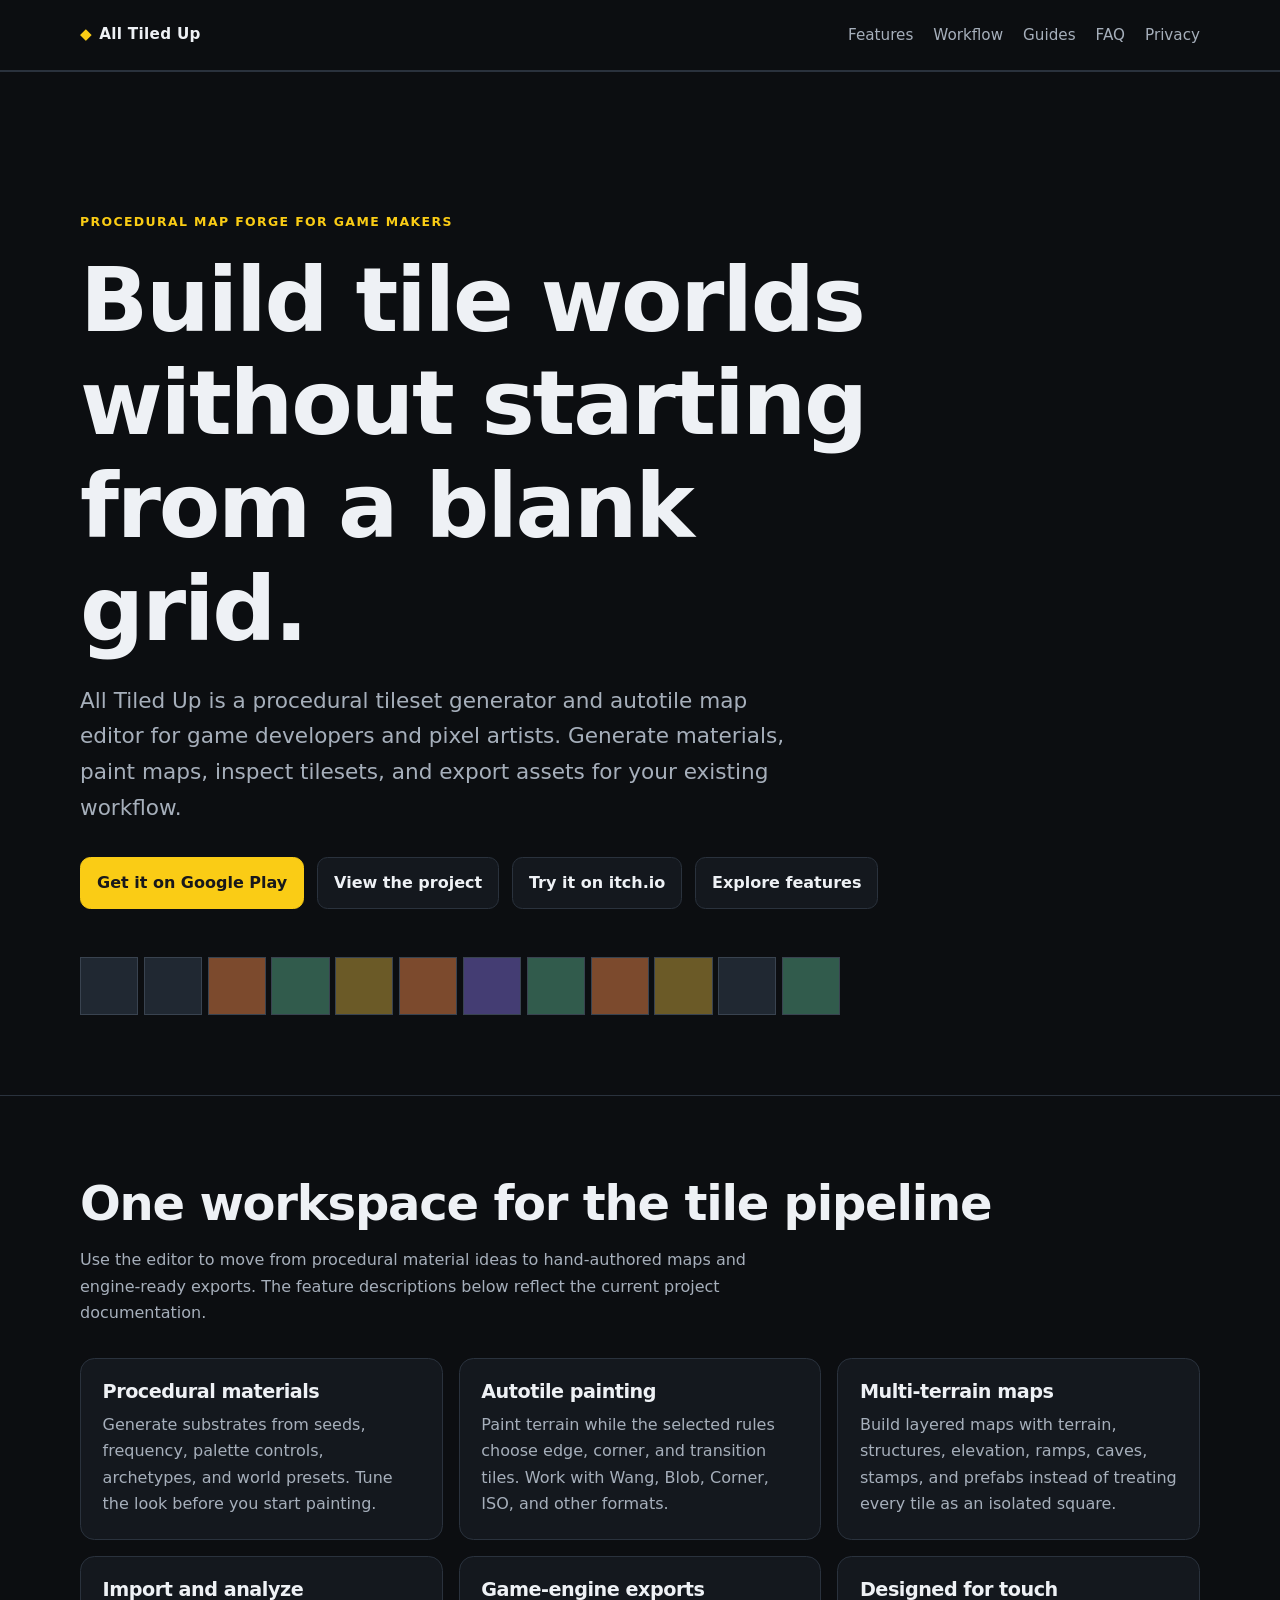
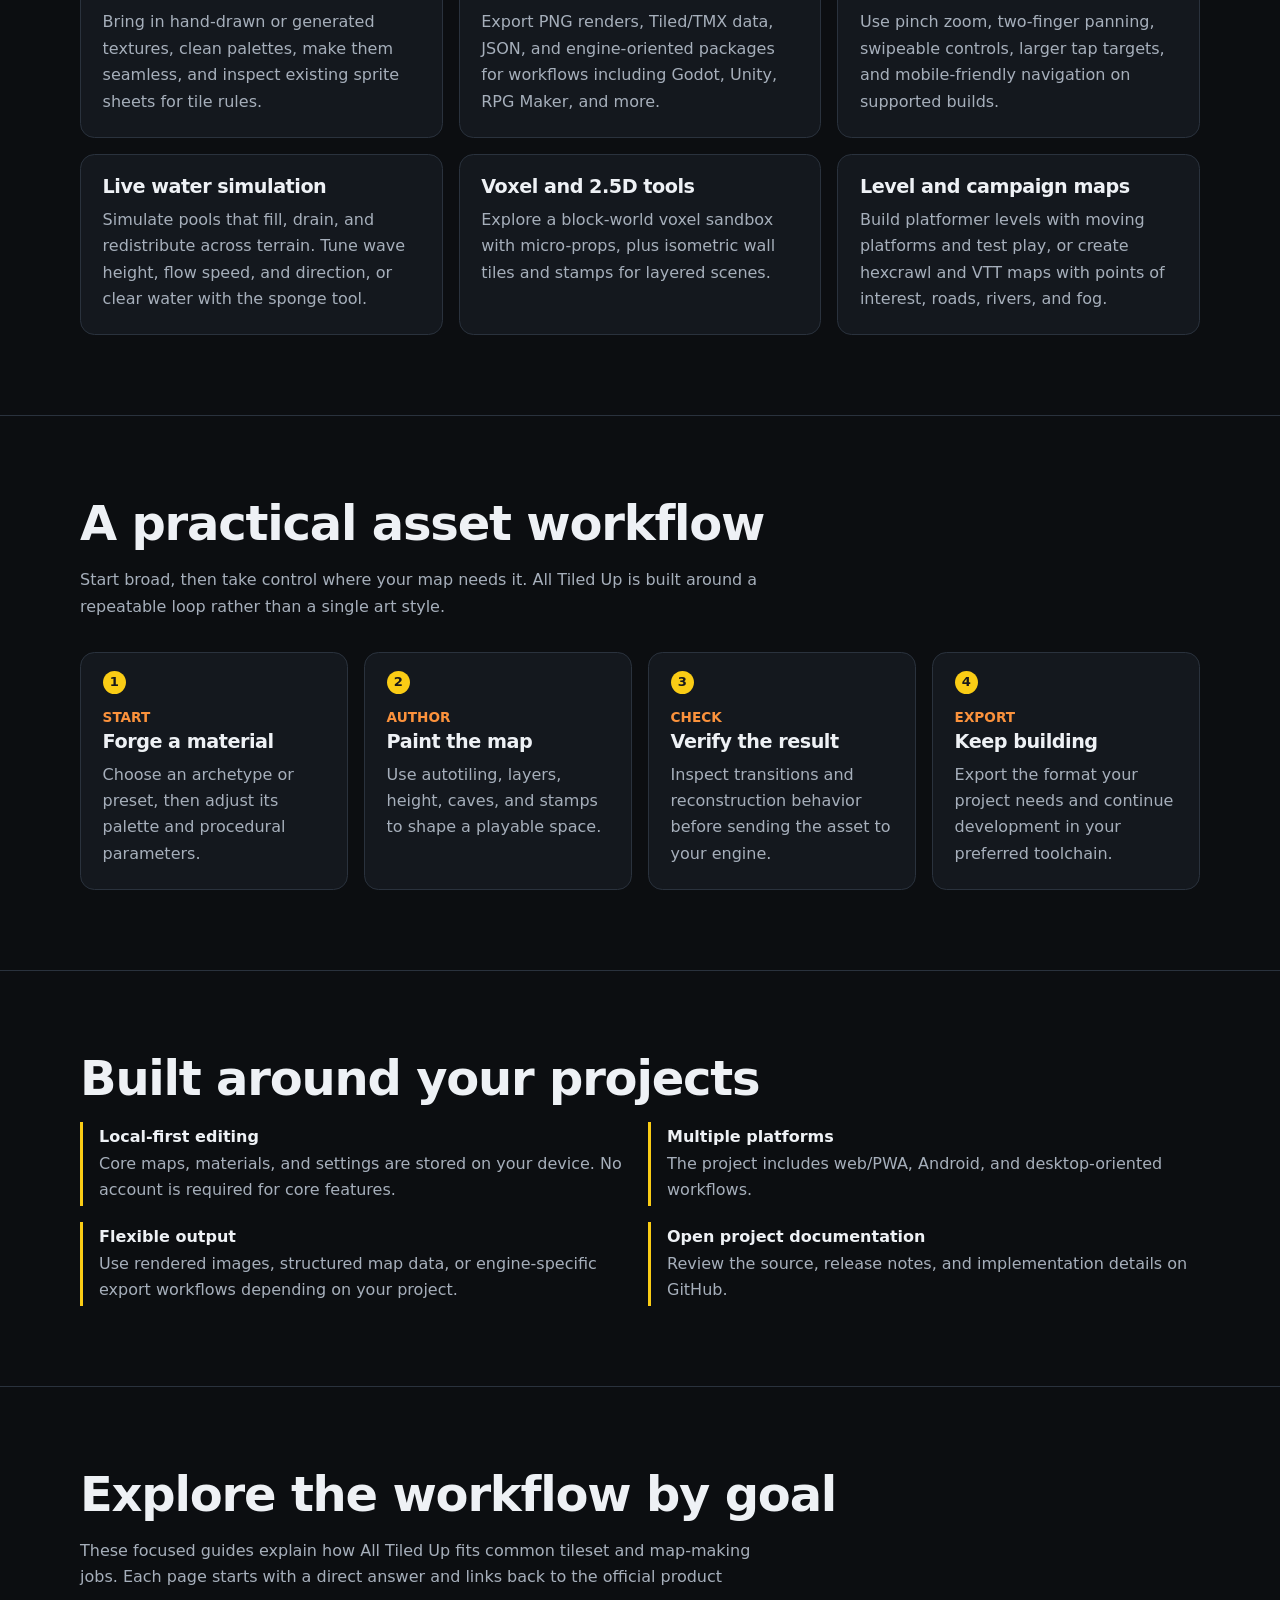
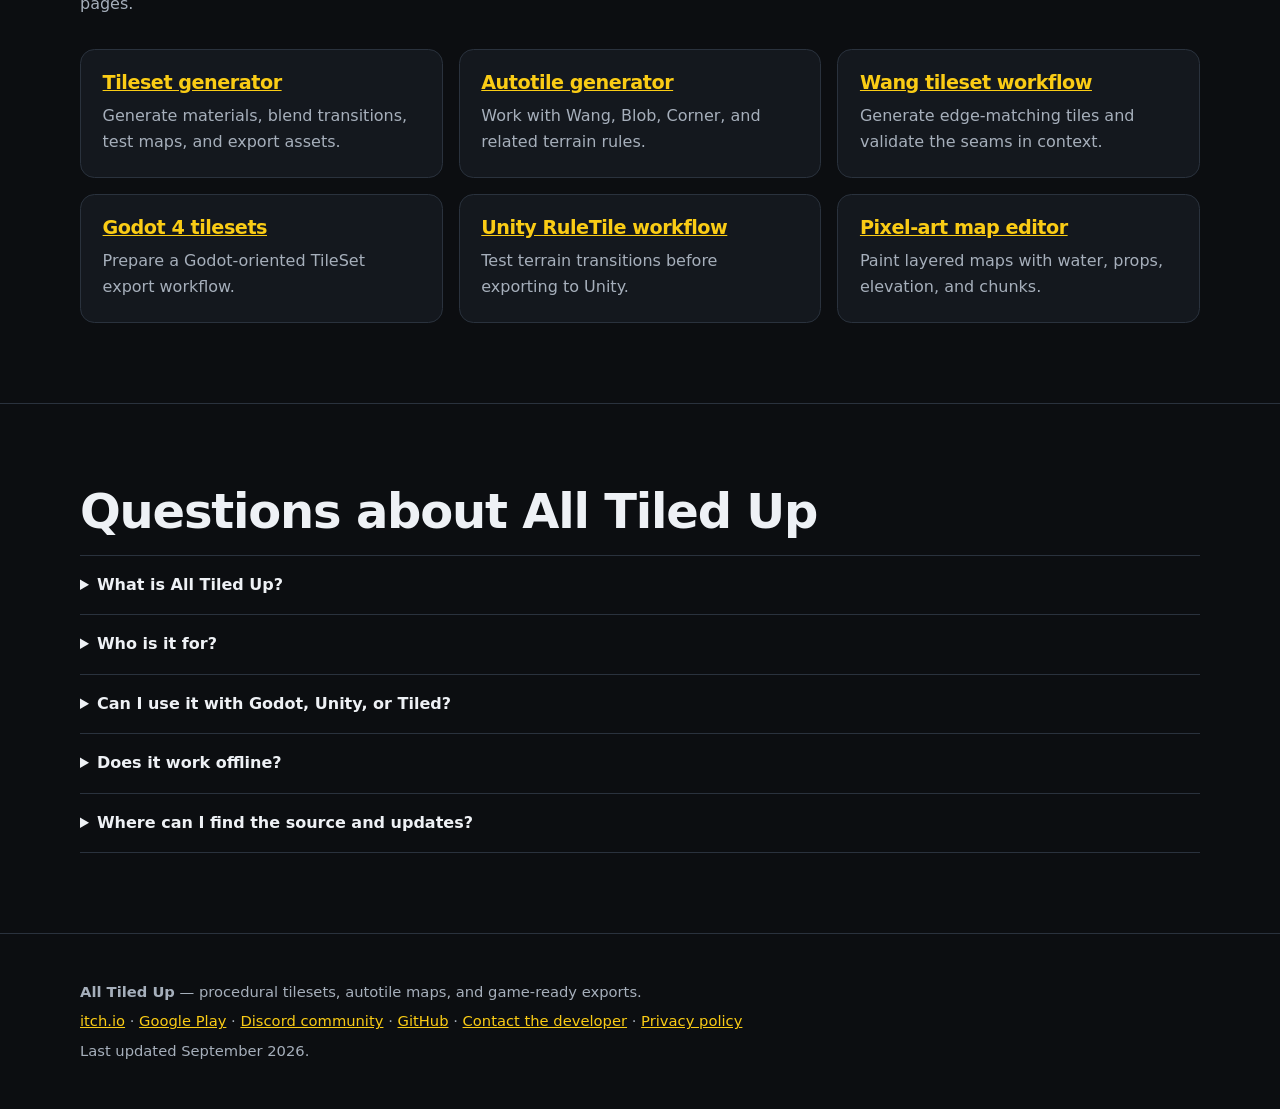
<file: index.html>
<!doctype html>
<html lang="en">
<head>
  <meta charset="utf-8">
  <meta name="viewport" content="width=device-width, initial-scale=1">
  <meta name="theme-color" content="#0c0e11">
  <meta name="description" content="All Tiled Up is a procedural tileset generator and autotile map editor for game developers and pixel artists.">
  <link rel="canonical" href="https://alexrgn.github.io/All-Tiled-Up/">
  <meta property="og:type" content="website">
  <meta property="og:title" content="All Tiled Up — Procedural Tilesets and Autotile Maps">
  <meta property="og:description" content="Generate tilesets, paint autotiling maps, and export game-ready assets for your workflow.">
  <meta property="og:url" content="https://alexrgn.github.io/All-Tiled-Up/">
  <meta property="og:site_name" content="All Tiled Up">
  <meta name="twitter:card" content="summary">
  <title>All Tiled Up — Procedural Tilesets and Autotile Maps</title>
  <style>
    :root {
      color-scheme: dark;
      --bg: #0c0e11;
      --panel: #14181e;
      --panel-2: #1a2028;
      --text: #eef1f5;
      --muted: #a6afbb;
      --line: #2a323d;
      --accent: #facc15;
      --accent-2: #fb923c;
      --max: 1120px;
    }
    * { box-sizing: border-box; }
    html { scroll-behavior: smooth; }
    body {
      margin: 0;
      background: var(--bg);
      color: var(--text);
      font: 16px/1.65 system-ui, -apple-system, BlinkMacSystemFont, "Segoe UI", sans-serif;
    }
    a { color: var(--accent); }
    a:hover { color: #fde68a; }
    .wrap { width: min(var(--max), calc(100% - 2rem)); margin: 0 auto; }
    header { border-bottom: 1px solid var(--line); }
    nav {
      min-height: 70px;
      display: flex;
      align-items: center;
      justify-content: space-between;
      gap: 1rem;
    }
    .brand { color: var(--text); text-decoration: none; font-weight: 800; letter-spacing: .02em; }
    .brand-mark { color: var(--accent); margin-right: .45rem; }
    nav ul { display: flex; flex-wrap: wrap; gap: 1rem 1.25rem; list-style: none; padding: 0; margin: 0; }
    nav a { text-decoration: none; color: var(--muted); font-size: .95rem; }
    nav a:hover { color: var(--text); }
    .hero { padding: clamp(4rem, 10vw, 8rem) 0 5rem; }
    .eyebrow { color: var(--accent); font-weight: 750; letter-spacing: .11em; text-transform: uppercase; font-size: .78rem; }
    h1, h2, h3 { line-height: 1.15; letter-spacing: -.025em; }
    h1 { max-width: 820px; margin: 1rem 0 1.25rem; font-size: clamp(2.8rem, 7vw, 5.8rem); }
    h2 { margin: 0 0 1rem; font-size: clamp(1.9rem, 4vw, 3rem); }
    h3 { margin: 0 0 .55rem; font-size: 1.2rem; }
    .lead { max-width: 720px; color: var(--muted); font-size: clamp(1.1rem, 2vw, 1.35rem); }
    .actions { display: flex; flex-wrap: wrap; gap: .8rem; margin-top: 2rem; }
    .button { display: inline-block; border: 1px solid var(--accent); border-radius: .65rem; padding: .72rem 1rem; text-decoration: none; font-weight: 750; }
    .button.primary { background: var(--accent); color: #18181b; }
    .button.secondary { border-color: var(--line); color: var(--text); background: var(--panel); }
    .button:hover { transform: translateY(-1px); }
    .tile-strip { display: grid; grid-template-columns: repeat(12, 1fr); gap: .35rem; margin: 3rem 0 0; max-width: 760px; }
    .tile { aspect-ratio: 1; border: 1px solid #394350; background: #202832; }
    .tile:nth-child(3n) { background: #7c4a2d; }
    .tile:nth-child(4n) { background: #315b4c; }
    .tile:nth-child(5n) { background: #6b5a27; }
    .tile:nth-child(7n) { background: #443d73; }
    section { padding: 5rem 0; border-top: 1px solid var(--line); }
    .section-intro { max-width: 700px; color: var(--muted); margin-bottom: 2rem; }
    .grid { display: grid; grid-template-columns: repeat(3, minmax(0, 1fr)); gap: 1rem; }
    .card { background: var(--panel); border: 1px solid var(--line); border-radius: .9rem; padding: 1.35rem; }
    .card p { color: var(--muted); margin: 0; }
    .number { color: var(--accent-2); font-weight: 800; font-size: .85rem; }
    .workflow { display: grid; grid-template-columns: repeat(4, minmax(0, 1fr)); gap: 1rem; counter-reset: step; }
    .workflow .card { position: relative; padding-top: 3.2rem; }
    .workflow .card::before { counter-increment: step; content: counter(step); position: absolute; top: 1.1rem; left: 1.35rem; width: 1.45rem; height: 1.45rem; display: grid; place-items: center; border-radius: 50%; background: var(--accent); color: #18181b; font-weight: 800; font-size: .82rem; }
    .facts { display: grid; grid-template-columns: 1fr 1fr; gap: 1rem; }
    .fact { border-left: 3px solid var(--accent); padding: .15rem 0 .15rem 1rem; }
    .fact strong { display: block; }
    .fact span { color: var(--muted); }
    details { border-top: 1px solid var(--line); padding: 1rem 0; }
    details:last-child { border-bottom: 1px solid var(--line); }
    summary { cursor: pointer; font-weight: 750; }
    details p { max-width: 780px; color: var(--muted); }
    footer { padding: 2.5rem 0; border-top: 1px solid var(--line); color: var(--muted); font-size: .92rem; }
    footer p { margin: .35rem 0; }
    @media (max-width: 780px) {
      nav { align-items: flex-start; padding: 1rem 0; flex-direction: column; }
      .grid, .workflow, .facts { grid-template-columns: 1fr; }
      .tile-strip { grid-template-columns: repeat(8, 1fr); }
    }
  </style>
  <script type="application/ld+json">
  {
    "@context": "https://schema.org",
    "@type": "SoftwareApplication",
    "name": "All Tiled Up",
    "applicationCategory": "MultimediaApplication",
    "operatingSystem": "Android, Windows, Web",
    "description": "A procedural tileset generator and autotile map editor for game developers and pixel artists.",
    "url": "https://alexrgn.github.io/All-Tiled-Up/",
    "author": { "@type": "Person", "name": "Pluvius" },
    "isAccessibleForFree": true,
    "featureList": [
      "Procedural tileset generation",
      "Autotile map painting",
      "Wang, Blob, Corner, and ISO tile workflows",
      "Tileset import and analysis",
      "PNG, Tiled, Godot, Unity, and other export workflows",
      "Live water simulation",
      "Voxel sandbox and 2.5D wall tools",
      "Platformer and hexcrawl map building",
      "Offline editing with local project storage"
    ]
  }
  </script>
</head>
<body>
  <header>
    <nav class="wrap" aria-label="Primary navigation">
      <a class="brand" href="./"><span class="brand-mark">◆</span>All Tiled Up</a>
      <ul>
        <li><a href="#features">Features</a></li>
        <li><a href="#workflow">Workflow</a></li>
        <li><a href="#guides">Guides</a></li>
        <li><a href="#faq">FAQ</a></li>
        <li><a href="privacy-policy.html">Privacy</a></li>
      </ul>
    </nav>
  </header>

  <main>
    <section class="hero" aria-labelledby="hero-title">
      <div class="wrap">
        <p class="eyebrow">Procedural map forge for game makers</p>
        <h1 id="hero-title">Build tile worlds without starting from a blank grid.</h1>
        <p class="lead">All Tiled Up is a procedural tileset generator and autotile map editor for game developers and pixel artists. Generate materials, paint maps, inspect tilesets, and export assets for your existing workflow.</p>
        <div class="actions">
          <a class="button primary" href="https://play.google.com/store/apps/details?id=com.pluvial.alltiledup">Get it on Google Play</a>
          <a class="button secondary" href="https://github.com/Alexrgn/All-Tiled-Up">View the project</a>
          <a class="button secondary" href="https://ploovius.itch.io/all-tiled-up">Try it on itch.io</a>
          <a class="button secondary" href="#features">Explore features</a>
        </div>
        <div class="tile-strip" aria-label="Decorative tile pattern">
          <span class="tile"></span><span class="tile"></span><span class="tile"></span><span class="tile"></span><span class="tile"></span><span class="tile"></span><span class="tile"></span><span class="tile"></span><span class="tile"></span><span class="tile"></span><span class="tile"></span><span class="tile"></span>
        </div>
      </div>
    </section>

    <section id="features" aria-labelledby="features-title">
      <div class="wrap">
        <h2 id="features-title">One workspace for the tile pipeline</h2>
        <p class="section-intro">Use the editor to move from procedural material ideas to hand-authored maps and engine-ready exports. The feature descriptions below reflect the current project documentation.</p>
        <div class="grid">
          <article class="card"><h3>Procedural materials</h3><p>Generate substrates from seeds, frequency, palette controls, archetypes, and world presets. Tune the look before you start painting.</p></article>
          <article class="card"><h3>Autotile painting</h3><p>Paint terrain while the selected rules choose edge, corner, and transition tiles. Work with Wang, Blob, Corner, ISO, and other formats.</p></article>
          <article class="card"><h3>Multi-terrain maps</h3><p>Build layered maps with terrain, structures, elevation, ramps, caves, stamps, and prefabs instead of treating every tile as an isolated square.</p></article>
          <article class="card"><h3>Import and analyze</h3><p>Bring in hand-drawn or generated textures, clean palettes, make them seamless, and inspect existing sprite sheets for tile rules.</p></article>
          <article class="card"><h3>Game-engine exports</h3><p>Export PNG renders, Tiled/TMX data, JSON, and engine-oriented packages for workflows including Godot, Unity, RPG Maker, and more.</p></article>
          <article class="card"><h3>Designed for touch</h3><p>Use pinch zoom, two-finger panning, swipeable controls, larger tap targets, and mobile-friendly navigation on supported builds.</p></article>
          <article class="card"><h3>Live water simulation</h3><p>Simulate pools that fill, drain, and redistribute across terrain. Tune wave height, flow speed, and direction, or clear water with the sponge tool.</p></article>
          <article class="card"><h3>Voxel and 2.5D tools</h3><p>Explore a block-world voxel sandbox with micro-props, plus isometric wall tiles and stamps for layered scenes.</p></article>
          <article class="card"><h3>Level and campaign maps</h3><p>Build platformer levels with moving platforms and test play, or create hexcrawl and VTT maps with points of interest, roads, rivers, and fog.</p></article>
        </div>
      </div>
    </section>

    <section id="workflow" aria-labelledby="workflow-title">
      <div class="wrap">
        <h2 id="workflow-title">A practical asset workflow</h2>
        <p class="section-intro">Start broad, then take control where your map needs it. All Tiled Up is built around a repeatable loop rather than a single art style.</p>
        <div class="workflow">
          <article class="card"><span class="number">START</span><h3>Forge a material</h3><p>Choose an archetype or preset, then adjust its palette and procedural parameters.</p></article>
          <article class="card"><span class="number">AUTHOR</span><h3>Paint the map</h3><p>Use autotiling, layers, height, caves, and stamps to shape a playable space.</p></article>
          <article class="card"><span class="number">CHECK</span><h3>Verify the result</h3><p>Inspect transitions and reconstruction behavior before sending the asset to your engine.</p></article>
          <article class="card"><span class="number">EXPORT</span><h3>Keep building</h3><p>Export the format your project needs and continue development in your preferred toolchain.</p></article>
        </div>
      </div>
    </section>

    <section aria-labelledby="facts-title">
      <div class="wrap">
        <h2 id="facts-title">Built around your projects</h2>
        <div class="facts">
          <div class="fact"><strong>Local-first editing</strong><span>Core maps, materials, and settings are stored on your device. No account is required for core features.</span></div>
          <div class="fact"><strong>Multiple platforms</strong><span>The project includes web/PWA, Android, and desktop-oriented workflows.</span></div>
          <div class="fact"><strong>Flexible output</strong><span>Use rendered images, structured map data, or engine-specific export workflows depending on your project.</span></div>
          <div class="fact"><strong>Open project documentation</strong><span>Review the source, release notes, and implementation details on GitHub.</span></div>
        </div>
      </div>
    </section>

    <section id="guides" aria-labelledby="guides-title">
      <div class="wrap">
        <h2 id="guides-title">Explore the workflow by goal</h2>
        <p class="section-intro">These focused guides explain how All Tiled Up fits common tileset and map-making jobs. Each page starts with a direct answer and links back to the official product pages.</p>
        <div class="grid">
          <article class="card"><h3><a href="tileset-generator/">Tileset generator</a></h3><p>Generate materials, blend transitions, test maps, and export assets.</p></article>
          <article class="card"><h3><a href="autotile-generator/">Autotile generator</a></h3><p>Work with Wang, Blob, Corner, and related terrain rules.</p></article>
          <article class="card"><h3><a href="wang-tileset-generator/">Wang tileset workflow</a></h3><p>Generate edge-matching tiles and validate the seams in context.</p></article>
          <article class="card"><h3><a href="godot-tileset-generator/">Godot 4 tilesets</a></h3><p>Prepare a Godot-oriented TileSet export workflow.</p></article>
          <article class="card"><h3><a href="unity-tileset-workflow/">Unity RuleTile workflow</a></h3><p>Test terrain transitions before exporting to Unity.</p></article>
          <article class="card"><h3><a href="pixel-art-map-editor/">Pixel-art map editor</a></h3><p>Paint layered maps with water, props, elevation, and chunks.</p></article>
        </div>
      </div>
    </section>

    <section id="faq" aria-labelledby="faq-title">
      <div class="wrap">
        <h2 id="faq-title">Questions about All Tiled Up</h2>
        <details><summary>What is All Tiled Up?</summary><p>All Tiled Up is a procedural tileset generator and map-painting tool for creating autotile-ready game assets. It combines material generation, manual painting, tileset analysis, and export tools.</p></details>
        <details><summary>Who is it for?</summary><p>It is designed for game developers, level designers, pixel artists, and hobbyists who need to create or test tile-based terrain and maps.</p></details>
        <details><summary>Can I use it with Godot, Unity, or Tiled?</summary><p>The project includes export workflows for PNG, Tiled/TMX, JSON, and engine-oriented formats including Godot and Unity. Check the current project documentation for the latest export details.</p></details>
        <details><summary>Does it work offline?</summary><p>The editor is designed to work offline for core editing. Some platform-specific features, such as updates, rewarded ads, or purchases, may require an internet connection.</p></details>
        <details><summary>Where can I find the source and updates?</summary><p>The official source and project documentation are available on <a href="https://github.com/Alexrgn/All-Tiled-Up">GitHub</a>.</p></details>
      </div>
    </section>
  </main>

  <footer>
    <div class="wrap">
      <p><strong>All Tiled Up</strong> — procedural tilesets, autotile maps, and game-ready exports.</p>
      <p><a href="https://ploovius.itch.io/all-tiled-up">itch.io</a> · <a href="https://play.google.com/store/apps/details?id=com.pluvial.alltiledup">Google Play</a> · <a href="https://discord.gg/FxdmwJrYqa">Discord community</a> · <a href="https://github.com/Alexrgn/All-Tiled-Up">GitHub</a> · <a href="mailto:PluvianDev@Outlook.com">Contact the developer</a> · <a href="privacy-policy.html">Privacy policy</a></p>
      <p>Last updated September 2026.</p>
    </div>
  </footer>
</body>
</html>
</file>
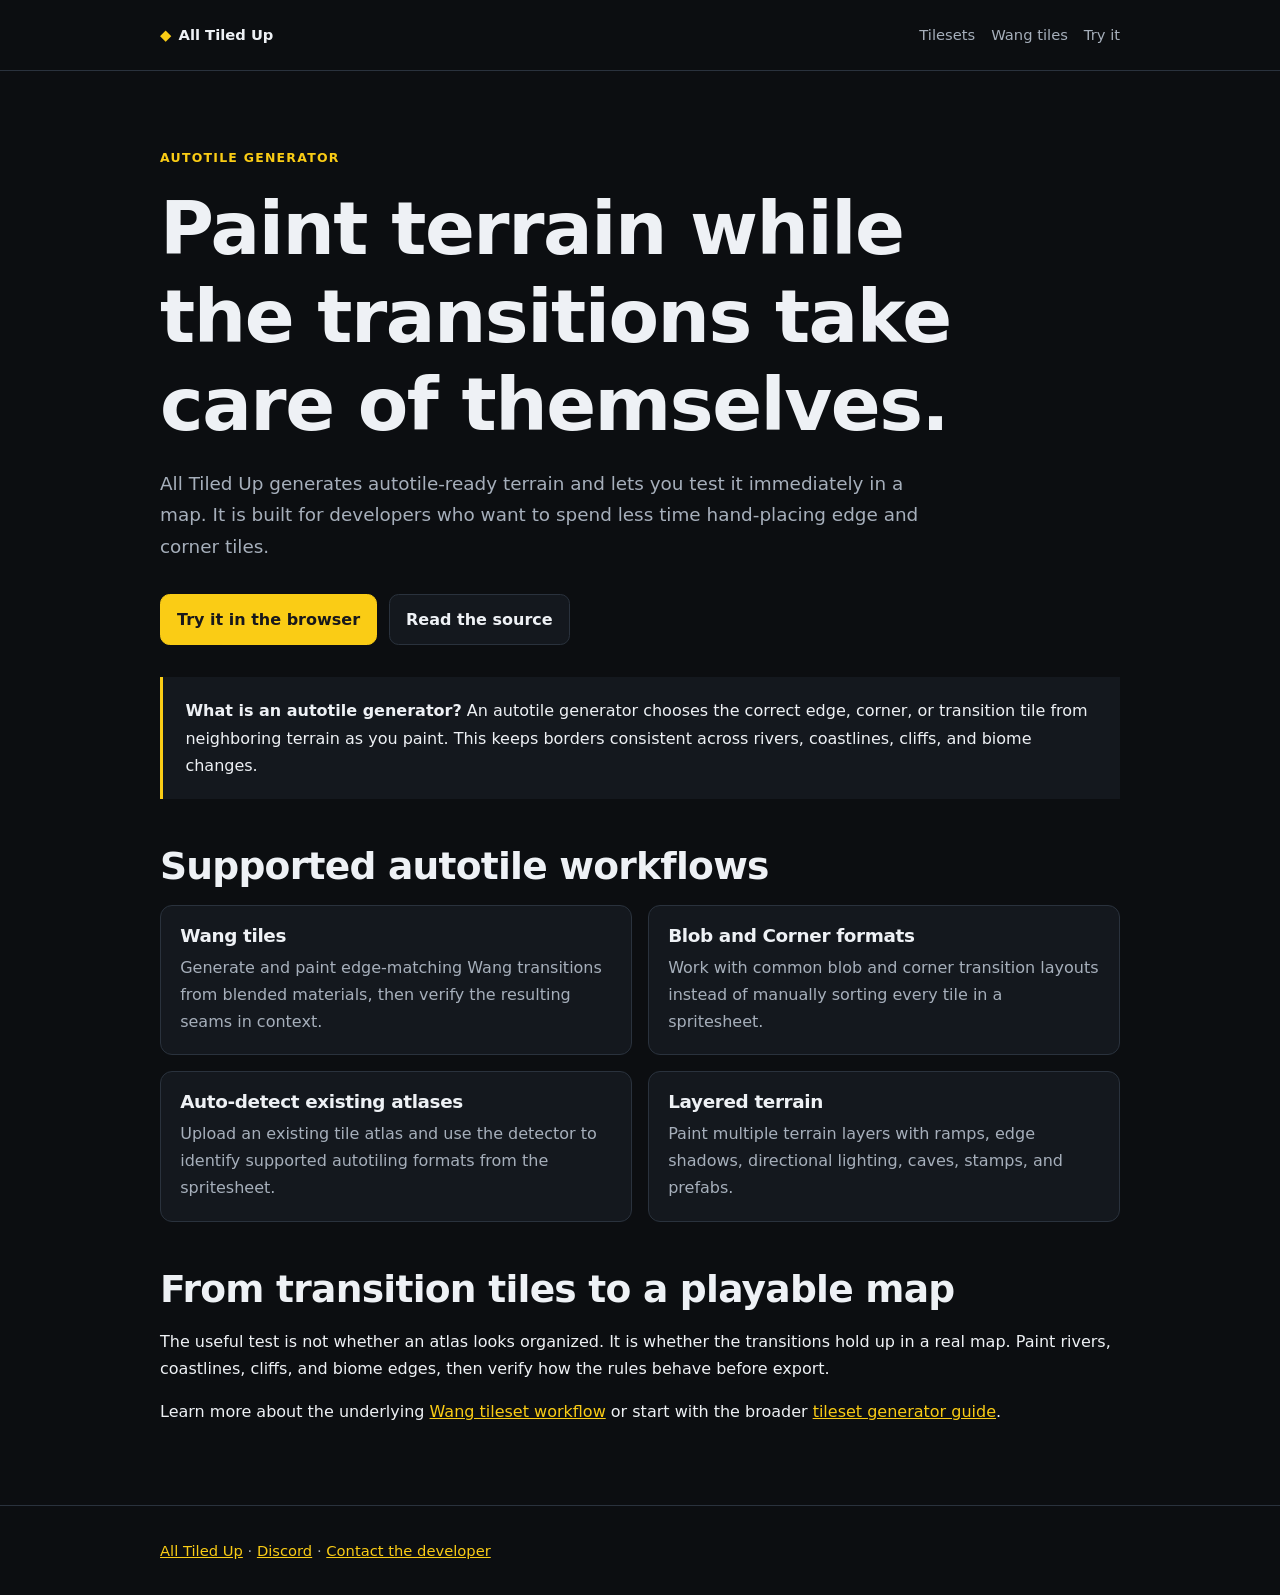
<file: autotile-generator/index.html>
<!doctype html><html lang="en"><head><meta charset="utf-8"><meta name="viewport" content="width=device-width,initial-scale=1"><title>Autotile Generator and Map Painter | All Tiled Up</title><meta name="description" content="Generate Wang, Blob, Corner, and other autotile transitions, then paint and test maps with All Tiled Up."><link rel="canonical" href="https://alexrgn.github.io/AllTiledUpLandingPage/autotile-generator/"><link rel="stylesheet" href="../styles.css"></head><body><header><nav class="wrap"><a class="brand" href="../"><span class="brand-mark">◆</span>All Tiled Up</a><ul><li><a href="../tileset-generator/">Tilesets</a></li><li><a href="../wang-tileset-generator/">Wang tiles</a></li><li><a href="https://ploovius.itch.io/all-tiled-up">Try it</a></li></ul></nav></header><main class="wrap"><p class="eyebrow">Autotile generator</p><h1>Paint terrain while the transitions take care of themselves.</h1><p class="lead">All Tiled Up generates autotile-ready terrain and lets you test it immediately in a map. It is built for developers who want to spend less time hand-placing edge and corner tiles.</p><div class="actions"><a class="button primary" href="https://ploovius.itch.io/all-tiled-up">Try it in the browser</a><a class="button secondary" href="https://github.com/Alexrgn/All-Tiled-Up">Read the source</a></div><p class="answer"><strong>What is an autotile generator?</strong> An autotile generator chooses the correct edge, corner, or transition tile from neighboring terrain as you paint. This keeps borders consistent across rivers, coastlines, cliffs, and biome changes.</p><h2>Supported autotile workflows</h2><div class="grid"><article class="card"><h3>Wang tiles</h3><p>Generate and paint edge-matching Wang transitions from blended materials, then verify the resulting seams in context.</p></article><article class="card"><h3>Blob and Corner formats</h3><p>Work with common blob and corner transition layouts instead of manually sorting every tile in a spritesheet.</p></article><article class="card"><h3>Auto-detect existing atlases</h3><p>Upload an existing tile atlas and use the detector to identify supported autotiling formats from the spritesheet.</p></article><article class="card"><h3>Layered terrain</h3><p>Paint multiple terrain layers with ramps, edge shadows, directional lighting, caves, stamps, and prefabs.</p></article></div><h2>From transition tiles to a playable map</h2><p>The useful test is not whether an atlas looks organized. It is whether the transitions hold up in a real map. Paint rivers, coastlines, cliffs, and biome edges, then verify how the rules behave before export.</p><p>Learn more about the underlying <a href="../wang-tileset-generator/">Wang tileset workflow</a> or start with the broader <a href="../tileset-generator/">tileset generator guide</a>.</p></main><footer><div class="wrap"><a href="../">All Tiled Up</a> · <a href="https://discord.gg/FxdmwJrYqa">Discord</a> · <a href="mailto:PluvianDev@Outlook.com">Contact the developer</a></div></footer></body></html>
</file>
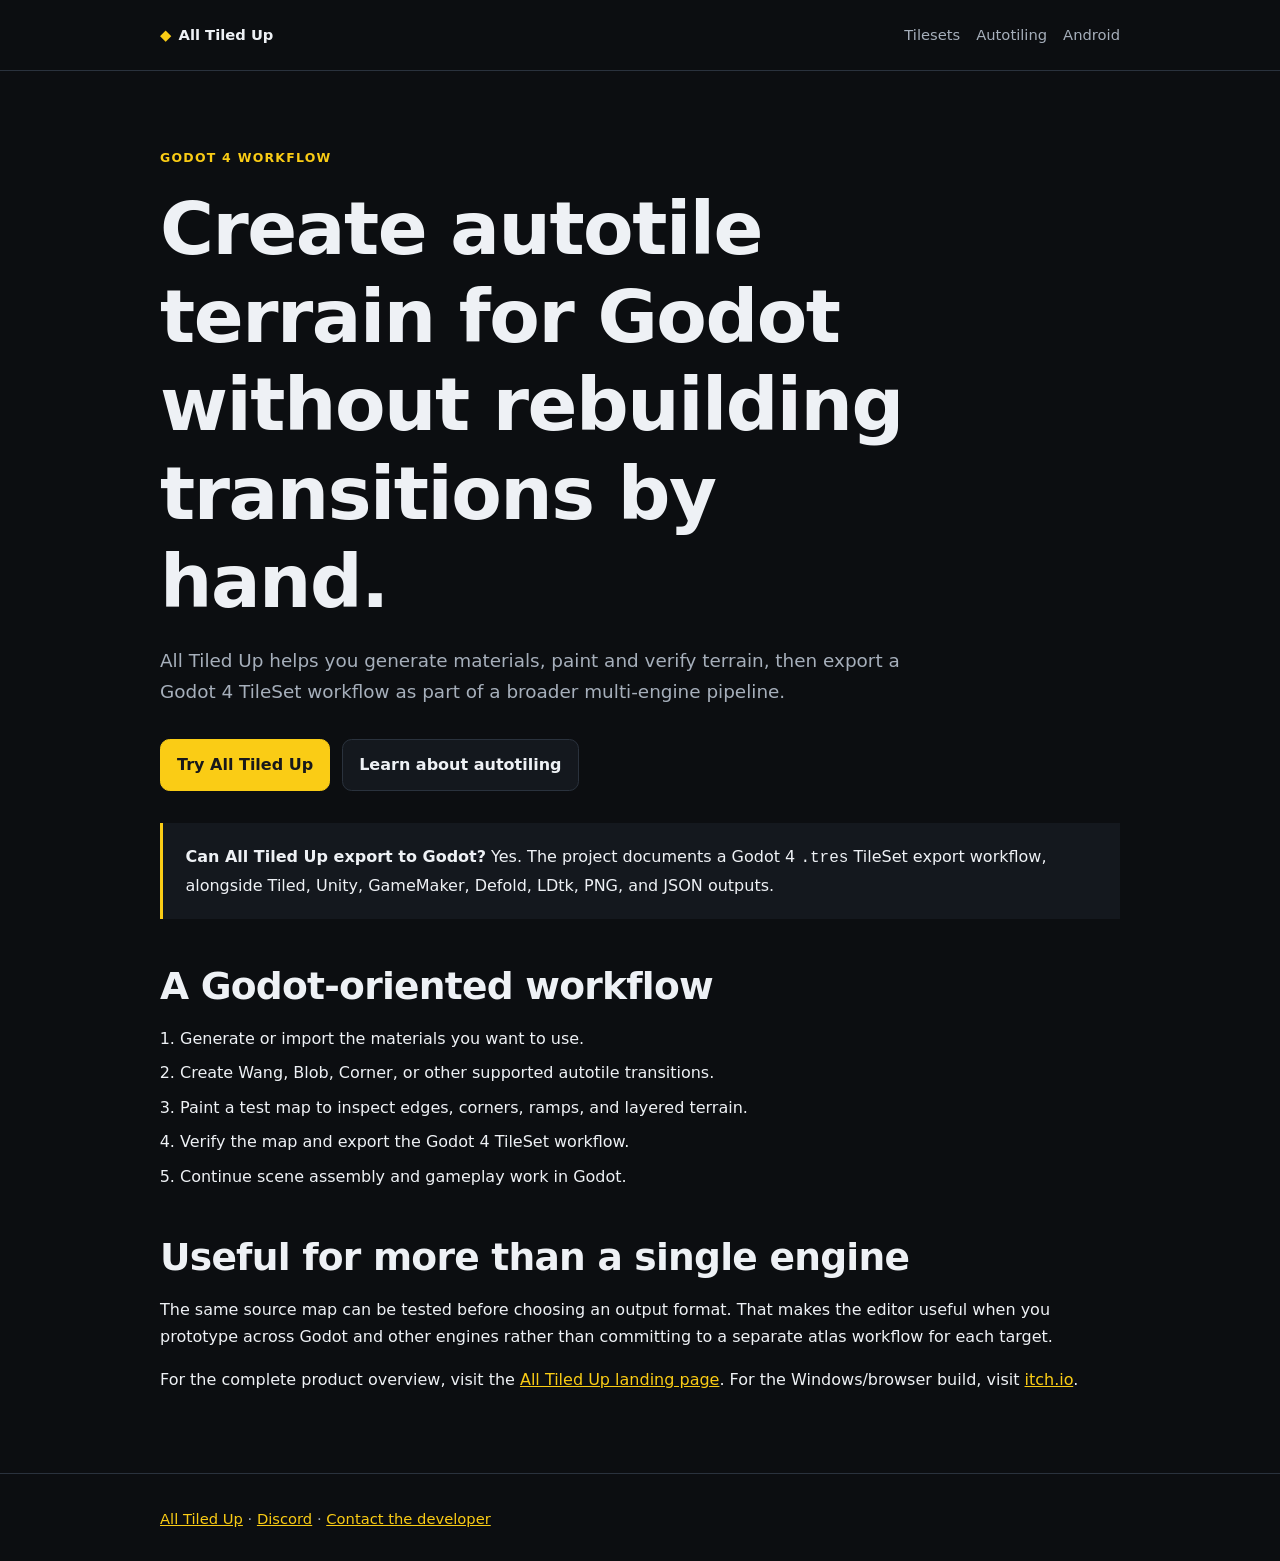
<file: godot-tileset-generator/index.html>
<!doctype html><html lang="en"><head><meta charset="utf-8"><meta name="viewport" content="width=device-width,initial-scale=1"><title>Godot Tileset Generator and Export Workflow | All Tiled Up</title><meta name="description" content="Create autotile terrain and export a Godot 4 TileSet workflow with All Tiled Up."><link rel="canonical" href="https://alexrgn.github.io/AllTiledUpLandingPage/godot-tileset-generator/"><link rel="stylesheet" href="../styles.css"></head><body><header><nav class="wrap"><a class="brand" href="../"><span class="brand-mark">◆</span>All Tiled Up</a><ul><li><a href="../tileset-generator/">Tilesets</a></li><li><a href="../autotile-generator/">Autotiling</a></li><li><a href="https://play.google.com/store/apps/details?id=com.pluvial.alltiledup">Android</a></li></ul></nav></header><main class="wrap"><p class="eyebrow">Godot 4 workflow</p><h1>Create autotile terrain for Godot without rebuilding transitions by hand.</h1><p class="lead">All Tiled Up helps you generate materials, paint and verify terrain, then export a Godot 4 TileSet workflow as part of a broader multi-engine pipeline.</p><div class="actions"><a class="button primary" href="https://ploovius.itch.io/all-tiled-up">Try All Tiled Up</a><a class="button secondary" href="../autotile-generator/">Learn about autotiling</a></div><p class="answer"><strong>Can All Tiled Up export to Godot?</strong> Yes. The project documents a Godot 4 <code>.tres</code> TileSet export workflow, alongside Tiled, Unity, GameMaker, Defold, LDtk, PNG, and JSON outputs.</p><h2>A Godot-oriented workflow</h2><ol><li>Generate or import the materials you want to use.</li><li>Create Wang, Blob, Corner, or other supported autotile transitions.</li><li>Paint a test map to inspect edges, corners, ramps, and layered terrain.</li><li>Verify the map and export the Godot 4 TileSet workflow.</li><li>Continue scene assembly and gameplay work in Godot.</li></ol><h2>Useful for more than a single engine</h2><p>The same source map can be tested before choosing an output format. That makes the editor useful when you prototype across Godot and other engines rather than committing to a separate atlas workflow for each target.</p><p>For the complete product overview, visit the <a href="../">All Tiled Up landing page</a>. For the Windows/browser build, visit <a href="https://ploovius.itch.io/all-tiled-up">itch.io</a>.</p></main><footer><div class="wrap"><a href="../">All Tiled Up</a> · <a href="https://discord.gg/FxdmwJrYqa">Discord</a> · <a href="mailto:PluvianDev@Outlook.com">Contact the developer</a></div></footer></body></html>
</file>
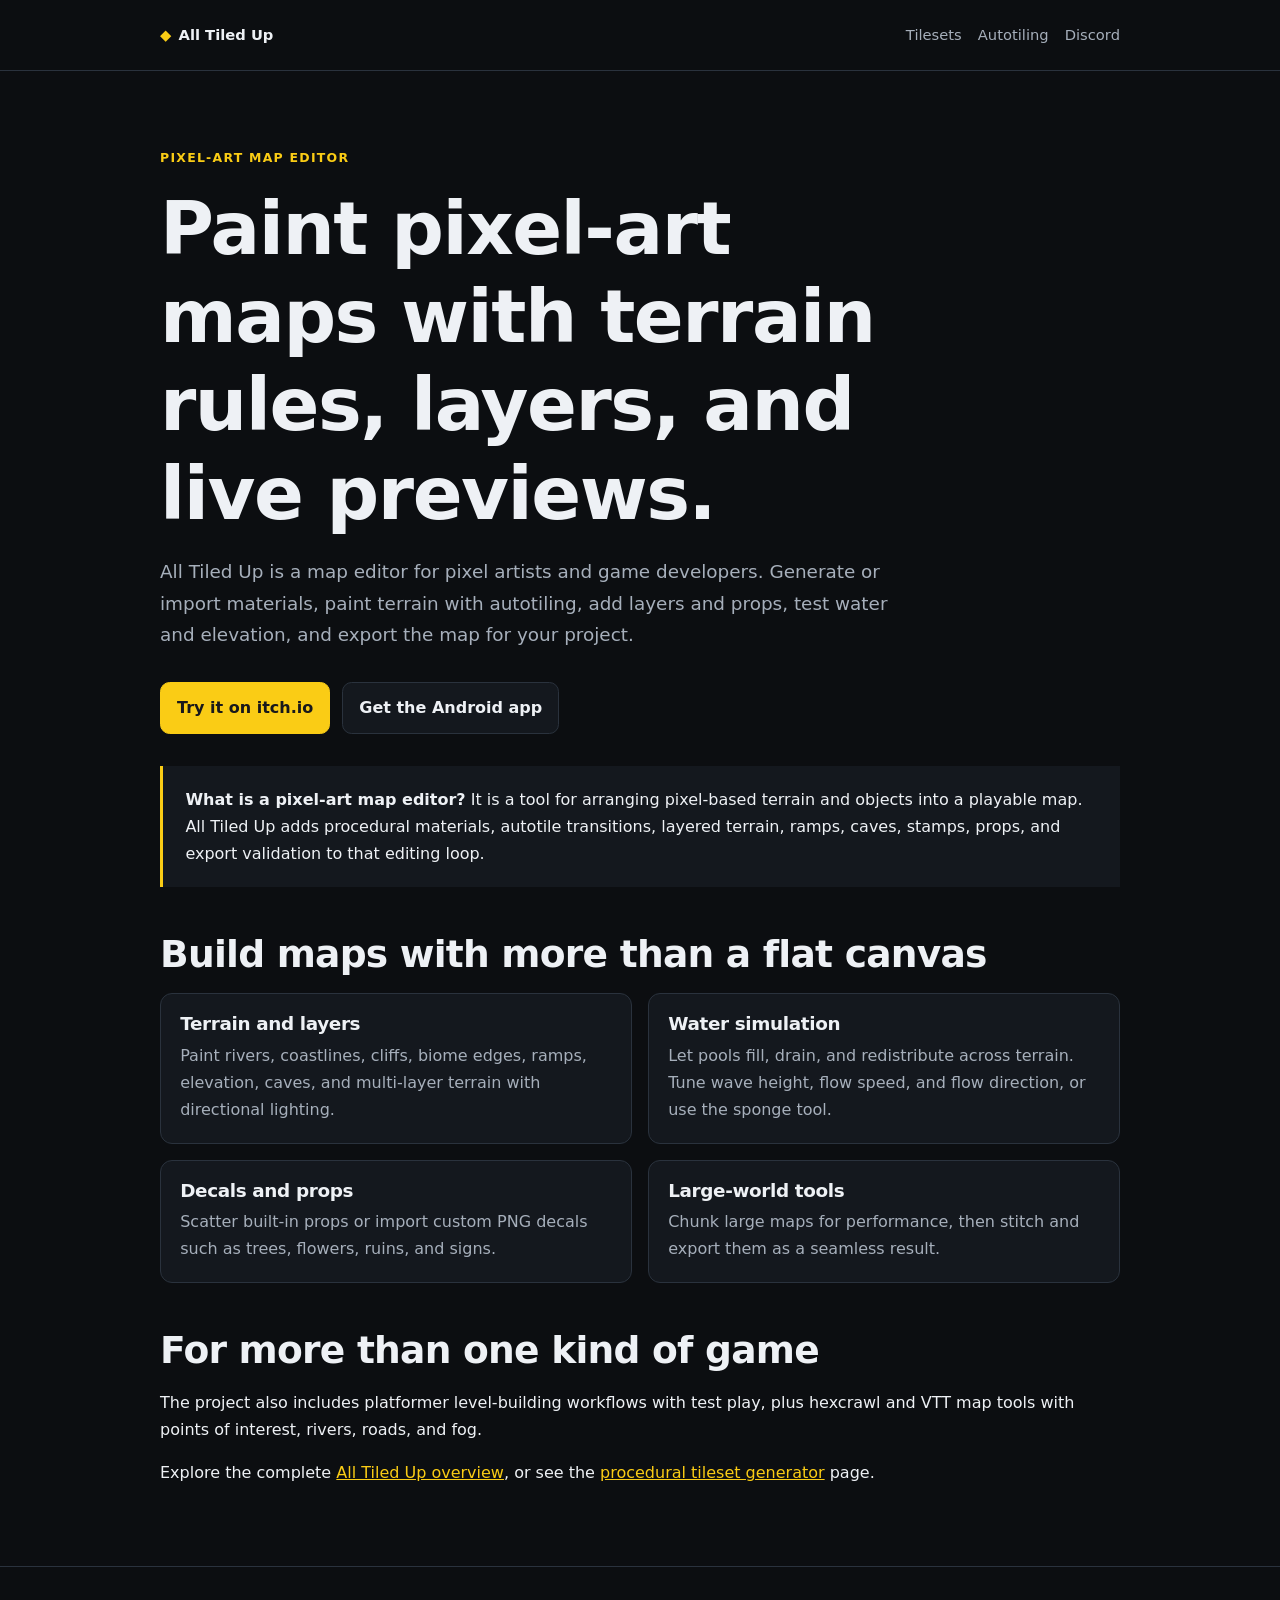
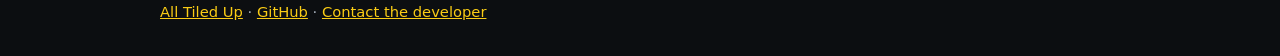
<file: pixel-art-map-editor/index.html>
<!doctype html><html lang="en"><head><meta charset="utf-8"><meta name="viewport" content="width=device-width,initial-scale=1"><title>Pixel Art Map Editor for Games | All Tiled Up</title><meta name="description" content="Paint pixel-art terrain, build layered maps, simulate water, and export game assets with the All Tiled Up map editor."><link rel="canonical" href="https://alexrgn.github.io/AllTiledUpLandingPage/pixel-art-map-editor/"><link rel="stylesheet" href="../styles.css"></head><body><header><nav class="wrap"><a class="brand" href="../"><span class="brand-mark">◆</span>All Tiled Up</a><ul><li><a href="../tileset-generator/">Tilesets</a></li><li><a href="../autotile-generator/">Autotiling</a></li><li><a href="https://discord.gg/FxdmwJrYqa">Discord</a></li></ul></nav></header><main class="wrap"><p class="eyebrow">Pixel-art map editor</p><h1>Paint pixel-art maps with terrain rules, layers, and live previews.</h1><p class="lead">All Tiled Up is a map editor for pixel artists and game developers. Generate or import materials, paint terrain with autotiling, add layers and props, test water and elevation, and export the map for your project.</p><div class="actions"><a class="button primary" href="https://ploovius.itch.io/all-tiled-up">Try it on itch.io</a><a class="button secondary" href="https://play.google.com/store/apps/details?id=com.pluvial.alltiledup">Get the Android app</a></div><p class="answer"><strong>What is a pixel-art map editor?</strong> It is a tool for arranging pixel-based terrain and objects into a playable map. All Tiled Up adds procedural materials, autotile transitions, layered terrain, ramps, caves, stamps, props, and export validation to that editing loop.</p><h2>Build maps with more than a flat canvas</h2><div class="grid"><article class="card"><h3>Terrain and layers</h3><p>Paint rivers, coastlines, cliffs, biome edges, ramps, elevation, caves, and multi-layer terrain with directional lighting.</p></article><article class="card"><h3>Water simulation</h3><p>Let pools fill, drain, and redistribute across terrain. Tune wave height, flow speed, and flow direction, or use the sponge tool.</p></article><article class="card"><h3>Decals and props</h3><p>Scatter built-in props or import custom PNG decals such as trees, flowers, ruins, and signs.</p></article><article class="card"><h3>Large-world tools</h3><p>Chunk large maps for performance, then stitch and export them as a seamless result.</p></article></div><h2>For more than one kind of game</h2><p>The project also includes platformer level-building workflows with test play, plus hexcrawl and VTT map tools with points of interest, rivers, roads, and fog.</p><p>Explore the complete <a href="../">All Tiled Up overview</a>, or see the <a href="../tileset-generator/">procedural tileset generator</a> page.</p></main><footer><div class="wrap"><a href="../">All Tiled Up</a> · <a href="https://github.com/Alexrgn/All-Tiled-Up">GitHub</a> · <a href="mailto:PluvianDev@Outlook.com">Contact the developer</a></div></footer></body></html>
</file>
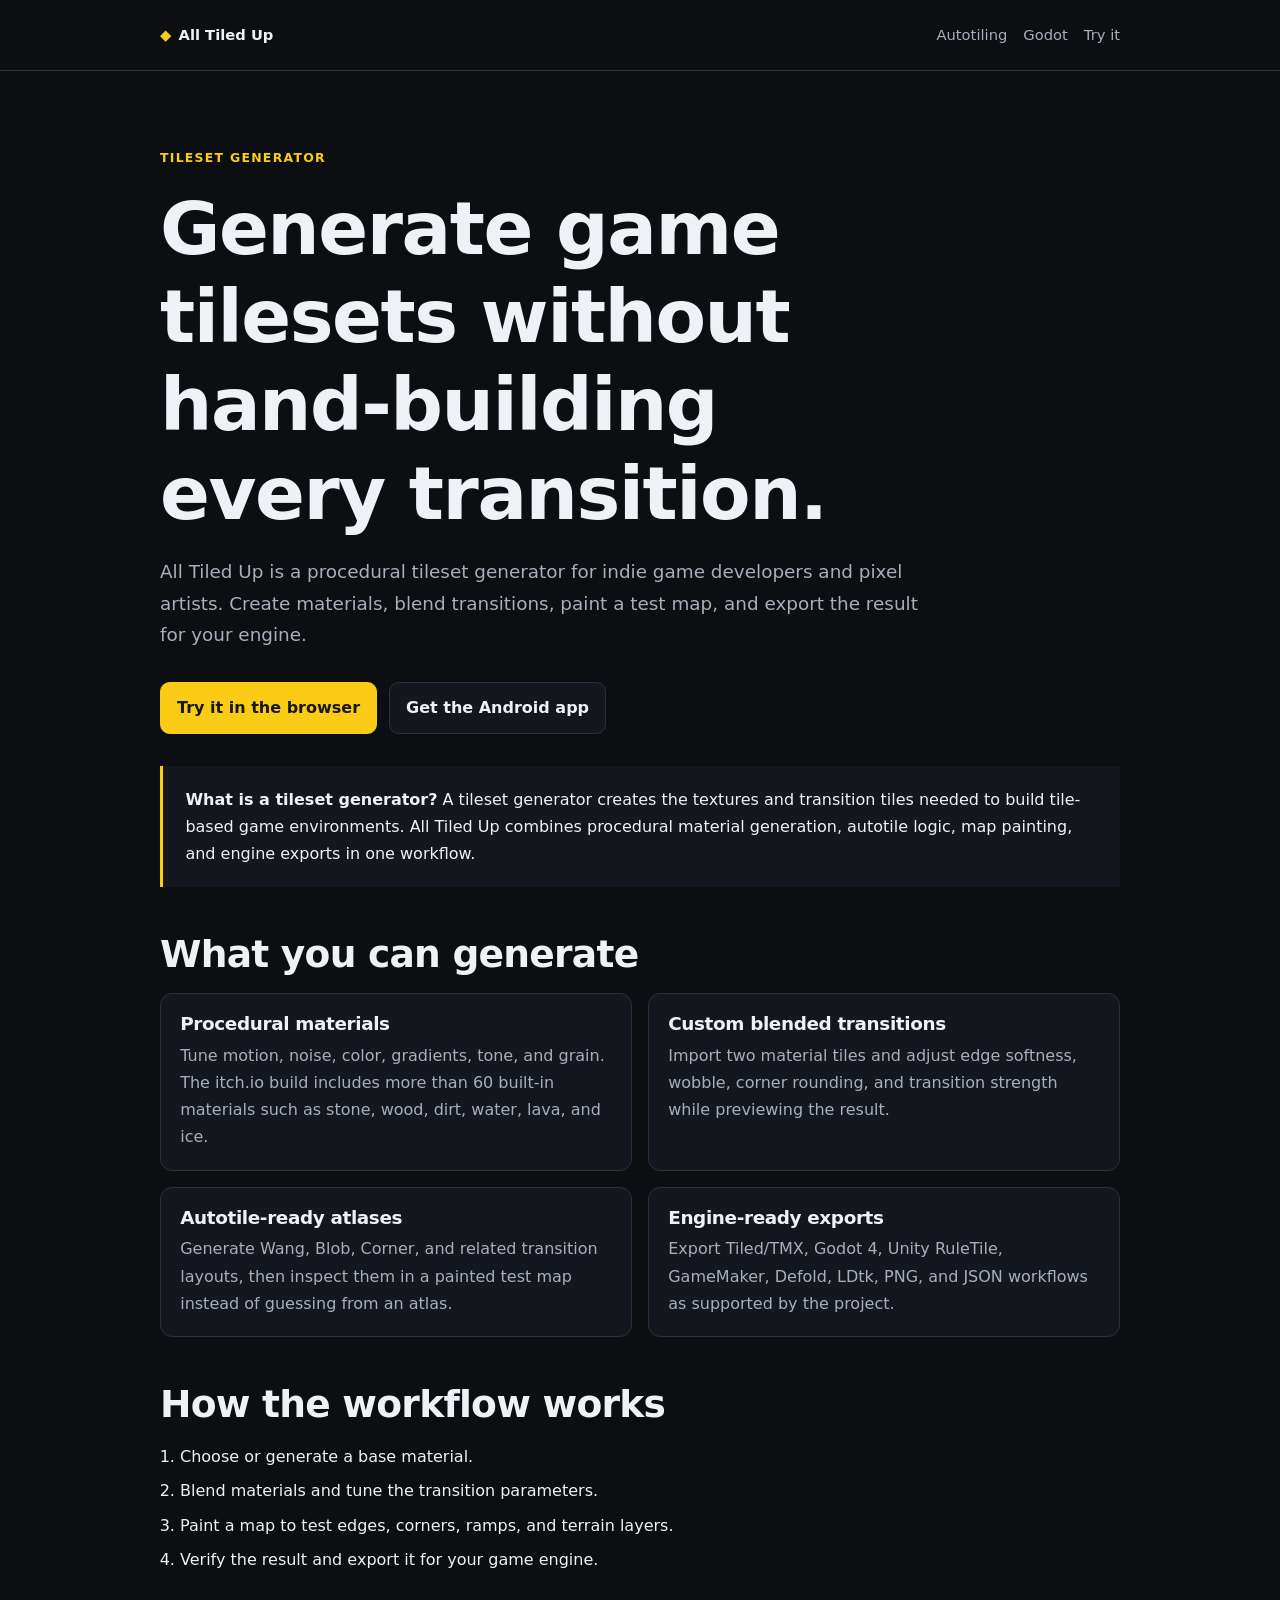
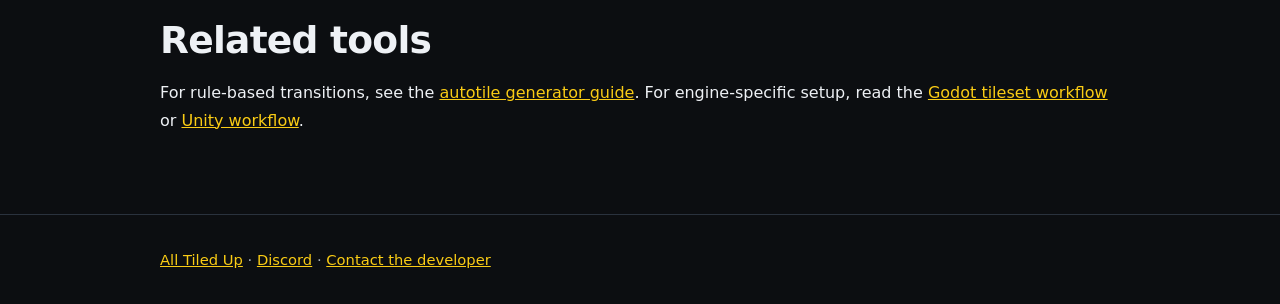
<file: tileset-generator/index.html>
<!doctype html><html lang="en"><head><meta charset="utf-8"><meta name="viewport" content="width=device-width,initial-scale=1"><title>Tileset Generator for Game Developers | All Tiled Up</title><meta name="description" content="Generate procedural tilesets, blend materials, paint test maps, and export game-ready assets with All Tiled Up."><link rel="canonical" href="https://alexrgn.github.io/AllTiledUpLandingPage/tileset-generator/"><link rel="stylesheet" href="../styles.css"></head><body><header><nav class="wrap"><a class="brand" href="../"><span class="brand-mark">◆</span>All Tiled Up</a><ul><li><a href="../autotile-generator/">Autotiling</a></li><li><a href="../godot-tileset-generator/">Godot</a></li><li><a href="https://ploovius.itch.io/all-tiled-up">Try it</a></li></ul></nav></header><main class="wrap"><p class="eyebrow">Tileset generator</p><h1>Generate game tilesets without hand-building every transition.</h1><p class="lead">All Tiled Up is a procedural tileset generator for indie game developers and pixel artists. Create materials, blend transitions, paint a test map, and export the result for your engine.</p><div class="actions"><a class="button primary" href="https://ploovius.itch.io/all-tiled-up">Try it in the browser</a><a class="button secondary" href="https://play.google.com/store/apps/details?id=com.pluvial.alltiledup">Get the Android app</a></div><p class="answer"><strong>What is a tileset generator?</strong> A tileset generator creates the textures and transition tiles needed to build tile-based game environments. All Tiled Up combines procedural material generation, autotile logic, map painting, and engine exports in one workflow.</p><h2>What you can generate</h2><div class="grid"><article class="card"><h3>Procedural materials</h3><p>Tune motion, noise, color, gradients, tone, and grain. The itch.io build includes more than 60 built-in materials such as stone, wood, dirt, water, lava, and ice.</p></article><article class="card"><h3>Custom blended transitions</h3><p>Import two material tiles and adjust edge softness, wobble, corner rounding, and transition strength while previewing the result.</p></article><article class="card"><h3>Autotile-ready atlases</h3><p>Generate Wang, Blob, Corner, and related transition layouts, then inspect them in a painted test map instead of guessing from an atlas.</p></article><article class="card"><h3>Engine-ready exports</h3><p>Export Tiled/TMX, Godot 4, Unity RuleTile, GameMaker, Defold, LDtk, PNG, and JSON workflows as supported by the project.</p></article></div><h2>How the workflow works</h2><ol><li>Choose or generate a base material.</li><li>Blend materials and tune the transition parameters.</li><li>Paint a map to test edges, corners, ramps, and terrain layers.</li><li>Verify the result and export it for your game engine.</li></ol><h2>Related tools</h2><p>For rule-based transitions, see the <a href="../autotile-generator/">autotile generator guide</a>. For engine-specific setup, read the <a href="../godot-tileset-generator/">Godot tileset workflow</a> or <a href="../unity-tileset-workflow/">Unity workflow</a>.</p></main><footer><div class="wrap"><a href="../">All Tiled Up</a> · <a href="https://discord.gg/FxdmwJrYqa">Discord</a> · <a href="mailto:PluvianDev@Outlook.com">Contact the developer</a></div></footer></body></html>
</file>
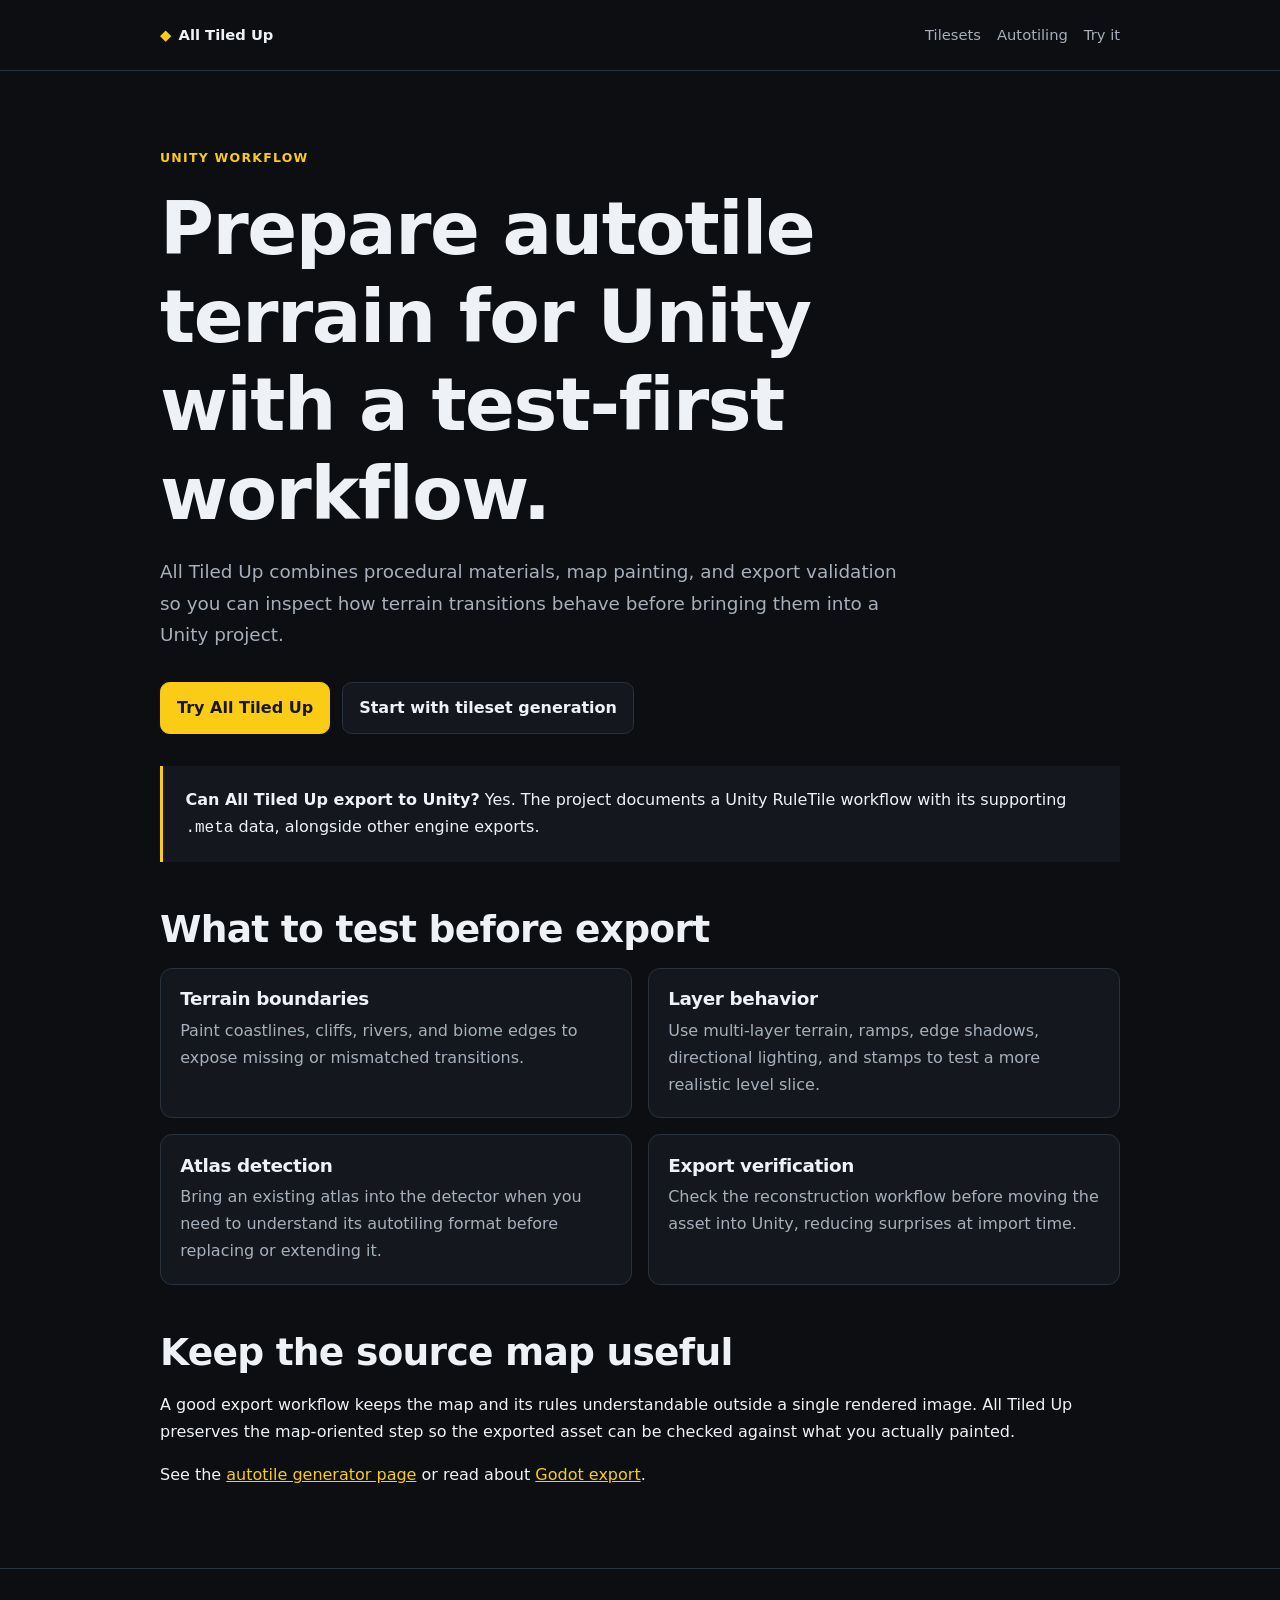
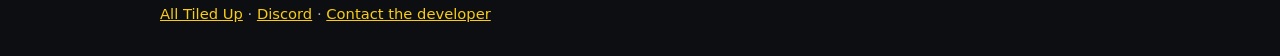
<file: unity-tileset-workflow/index.html>
<!doctype html><html lang="en"><head><meta charset="utf-8"><meta name="viewport" content="width=device-width,initial-scale=1"><title>Unity Tileset and RuleTile Workflow | All Tiled Up</title><meta name="description" content="Generate terrain, test autotile transitions, and export a Unity RuleTile workflow with All Tiled Up."><link rel="canonical" href="https://alexrgn.github.io/AllTiledUpLandingPage/unity-tileset-workflow/"><link rel="stylesheet" href="../styles.css"></head><body><header><nav class="wrap"><a class="brand" href="../"><span class="brand-mark">◆</span>All Tiled Up</a><ul><li><a href="../tileset-generator/">Tilesets</a></li><li><a href="../autotile-generator/">Autotiling</a></li><li><a href="https://ploovius.itch.io/all-tiled-up">Try it</a></li></ul></nav></header><main class="wrap"><p class="eyebrow">Unity workflow</p><h1>Prepare autotile terrain for Unity with a test-first workflow.</h1><p class="lead">All Tiled Up combines procedural materials, map painting, and export validation so you can inspect how terrain transitions behave before bringing them into a Unity project.</p><div class="actions"><a class="button primary" href="https://ploovius.itch.io/all-tiled-up">Try All Tiled Up</a><a class="button secondary" href="../tileset-generator/">Start with tileset generation</a></div><p class="answer"><strong>Can All Tiled Up export to Unity?</strong> Yes. The project documents a Unity RuleTile workflow with its supporting <code>.meta</code> data, alongside other engine exports.</p><h2>What to test before export</h2><div class="grid"><article class="card"><h3>Terrain boundaries</h3><p>Paint coastlines, cliffs, rivers, and biome edges to expose missing or mismatched transitions.</p></article><article class="card"><h3>Layer behavior</h3><p>Use multi-layer terrain, ramps, edge shadows, directional lighting, and stamps to test a more realistic level slice.</p></article><article class="card"><h3>Atlas detection</h3><p>Bring an existing atlas into the detector when you need to understand its autotiling format before replacing or extending it.</p></article><article class="card"><h3>Export verification</h3><p>Check the reconstruction workflow before moving the asset into Unity, reducing surprises at import time.</p></article></div><h2>Keep the source map useful</h2><p>A good export workflow keeps the map and its rules understandable outside a single rendered image. All Tiled Up preserves the map-oriented step so the exported asset can be checked against what you actually painted.</p><p>See the <a href="../autotile-generator/">autotile generator page</a> or read about <a href="../godot-tileset-generator/">Godot export</a>.</p></main><footer><div class="wrap"><a href="../">All Tiled Up</a> · <a href="https://discord.gg/FxdmwJrYqa">Discord</a> · <a href="mailto:PluvianDev@Outlook.com">Contact the developer</a></div></footer></body></html>
</file>
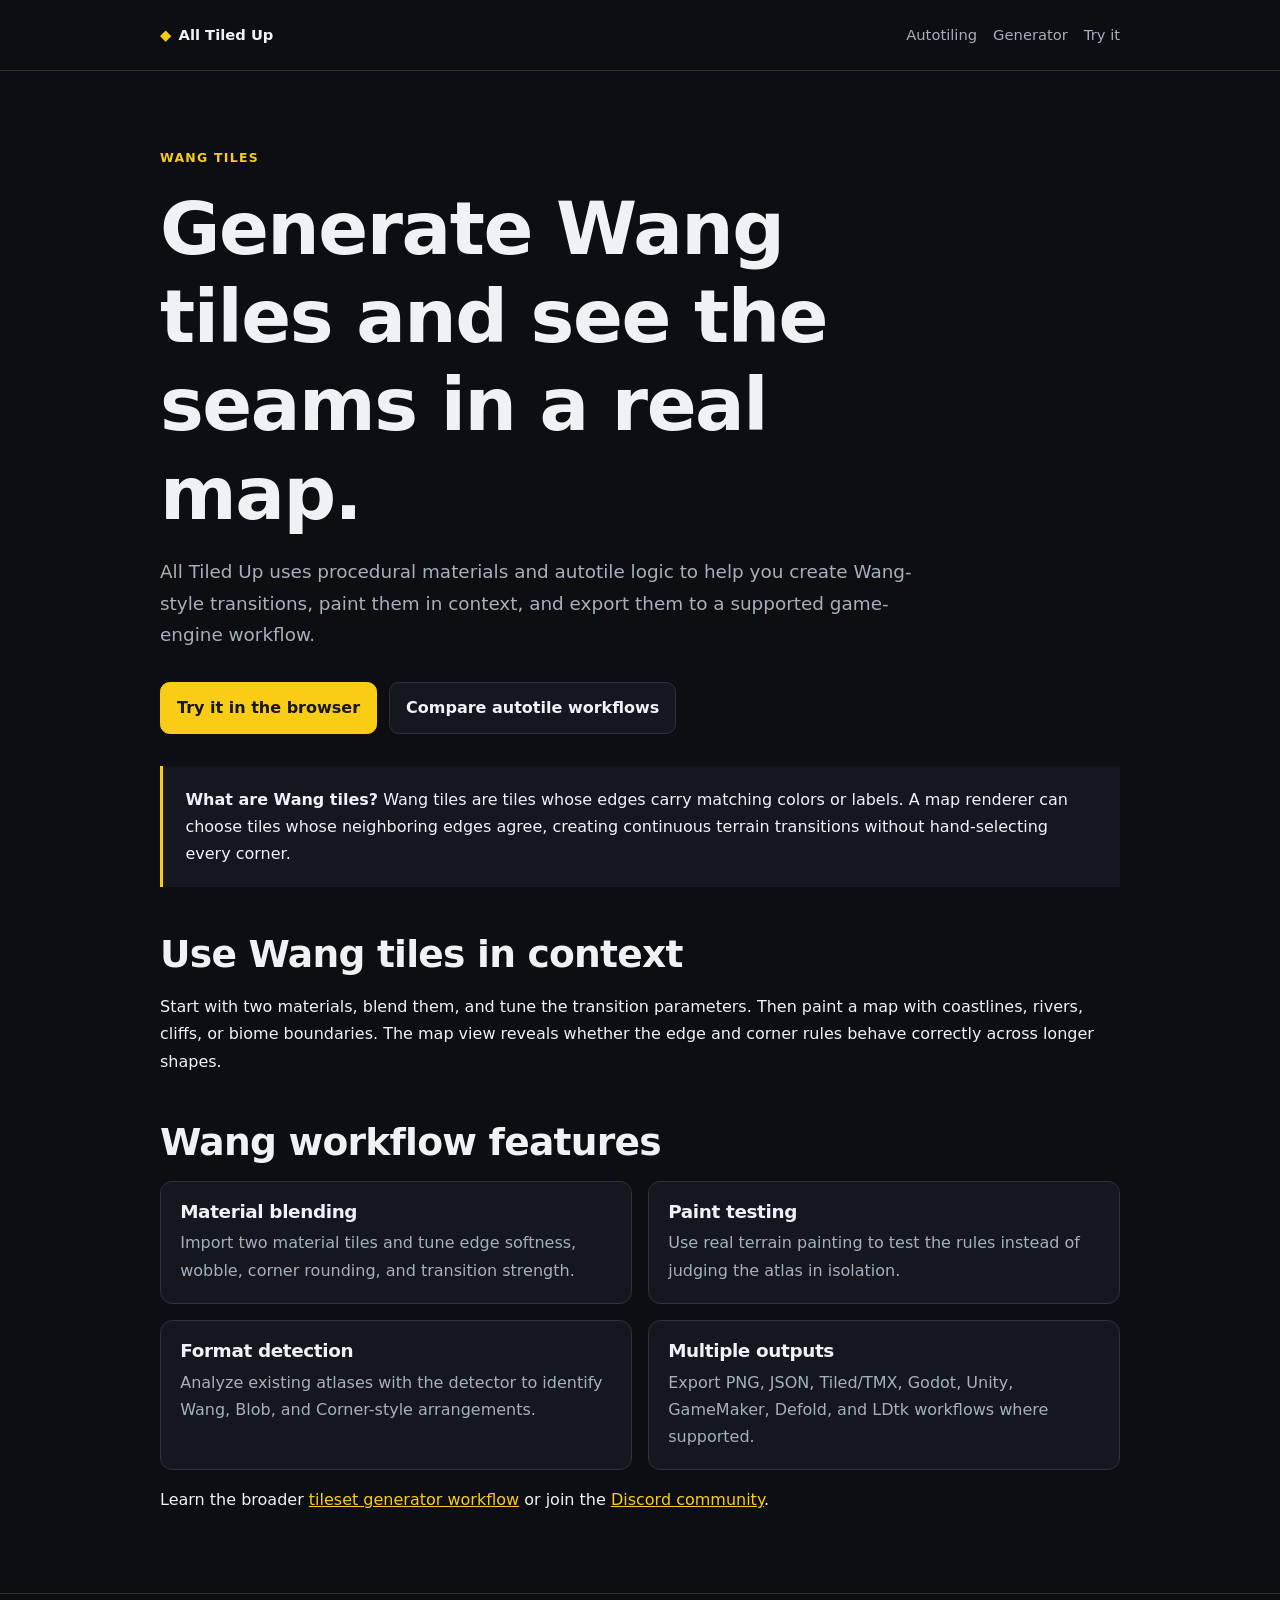
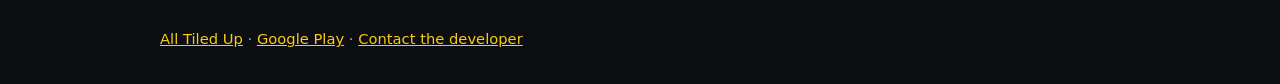
<file: wang-tileset-generator/index.html>
<!doctype html><html lang="en"><head><meta charset="utf-8"><meta name="viewport" content="width=device-width,initial-scale=1"><title>Wang Tileset Generator and Painter | All Tiled Up</title><meta name="description" content="Generate Wang tilesets from materials, paint test maps, and export the result with All Tiled Up."><link rel="canonical" href="https://alexrgn.github.io/AllTiledUpLandingPage/wang-tileset-generator/"><link rel="stylesheet" href="../styles.css"></head><body><header><nav class="wrap"><a class="brand" href="../"><span class="brand-mark">◆</span>All Tiled Up</a><ul><li><a href="../autotile-generator/">Autotiling</a></li><li><a href="../tileset-generator/">Generator</a></li><li><a href="https://ploovius.itch.io/all-tiled-up">Try it</a></li></ul></nav></header><main class="wrap"><p class="eyebrow">Wang tiles</p><h1>Generate Wang tiles and see the seams in a real map.</h1><p class="lead">All Tiled Up uses procedural materials and autotile logic to help you create Wang-style transitions, paint them in context, and export them to a supported game-engine workflow.</p><div class="actions"><a class="button primary" href="https://ploovius.itch.io/all-tiled-up">Try it in the browser</a><a class="button secondary" href="../autotile-generator/">Compare autotile workflows</a></div><p class="answer"><strong>What are Wang tiles?</strong> Wang tiles are tiles whose edges carry matching colors or labels. A map renderer can choose tiles whose neighboring edges agree, creating continuous terrain transitions without hand-selecting every corner.</p><h2>Use Wang tiles in context</h2><p>Start with two materials, blend them, and tune the transition parameters. Then paint a map with coastlines, rivers, cliffs, or biome boundaries. The map view reveals whether the edge and corner rules behave correctly across longer shapes.</p><h2>Wang workflow features</h2><div class="grid"><article class="card"><h3>Material blending</h3><p>Import two material tiles and tune edge softness, wobble, corner rounding, and transition strength.</p></article><article class="card"><h3>Paint testing</h3><p>Use real terrain painting to test the rules instead of judging the atlas in isolation.</p></article><article class="card"><h3>Format detection</h3><p>Analyze existing atlases with the detector to identify Wang, Blob, and Corner-style arrangements.</p></article><article class="card"><h3>Multiple outputs</h3><p>Export PNG, JSON, Tiled/TMX, Godot, Unity, GameMaker, Defold, and LDtk workflows where supported.</p></article></div><p>Learn the broader <a href="../tileset-generator/">tileset generator workflow</a> or join the <a href="https://discord.gg/FxdmwJrYqa">Discord community</a>.</p></main><footer><div class="wrap"><a href="../">All Tiled Up</a> · <a href="https://play.google.com/store/apps/details?id=com.pluvial.alltiledup">Google Play</a> · <a href="mailto:PluvianDev@Outlook.com">Contact the developer</a></div></footer></body></html>
</file>
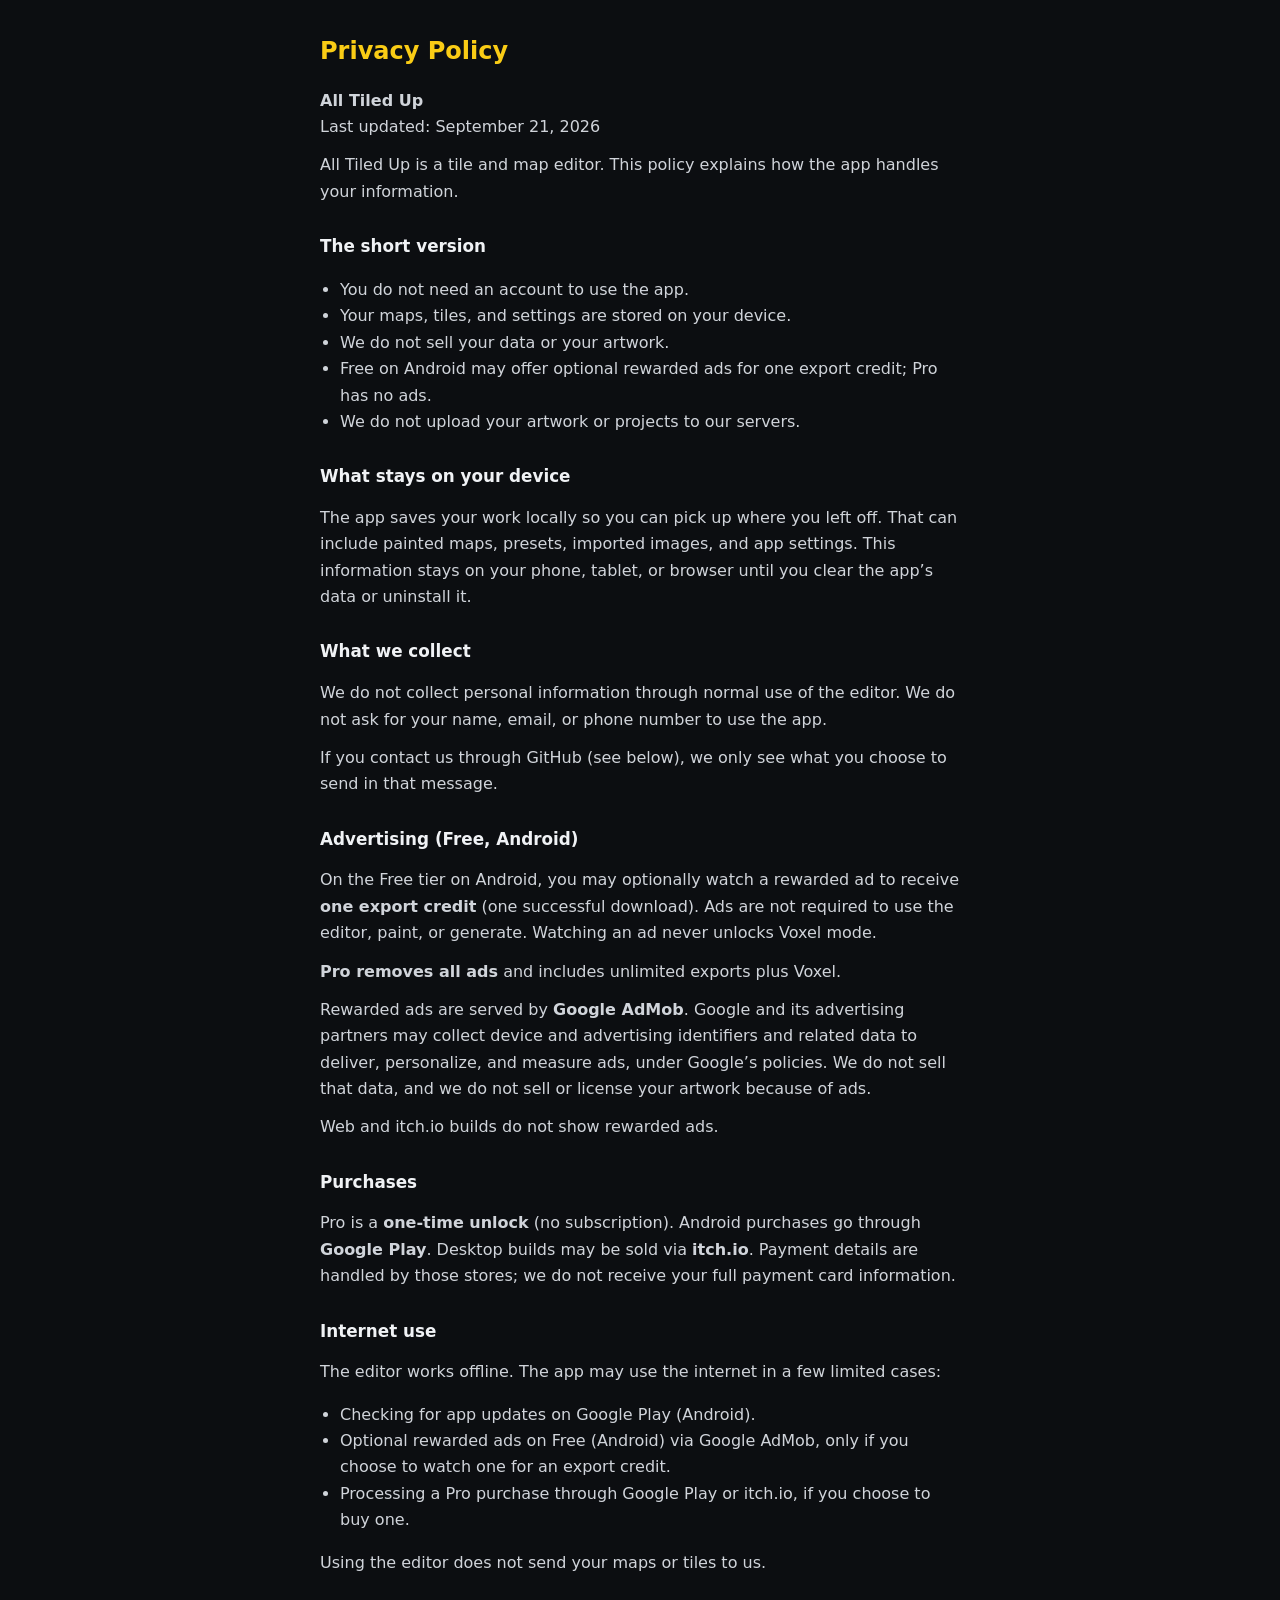
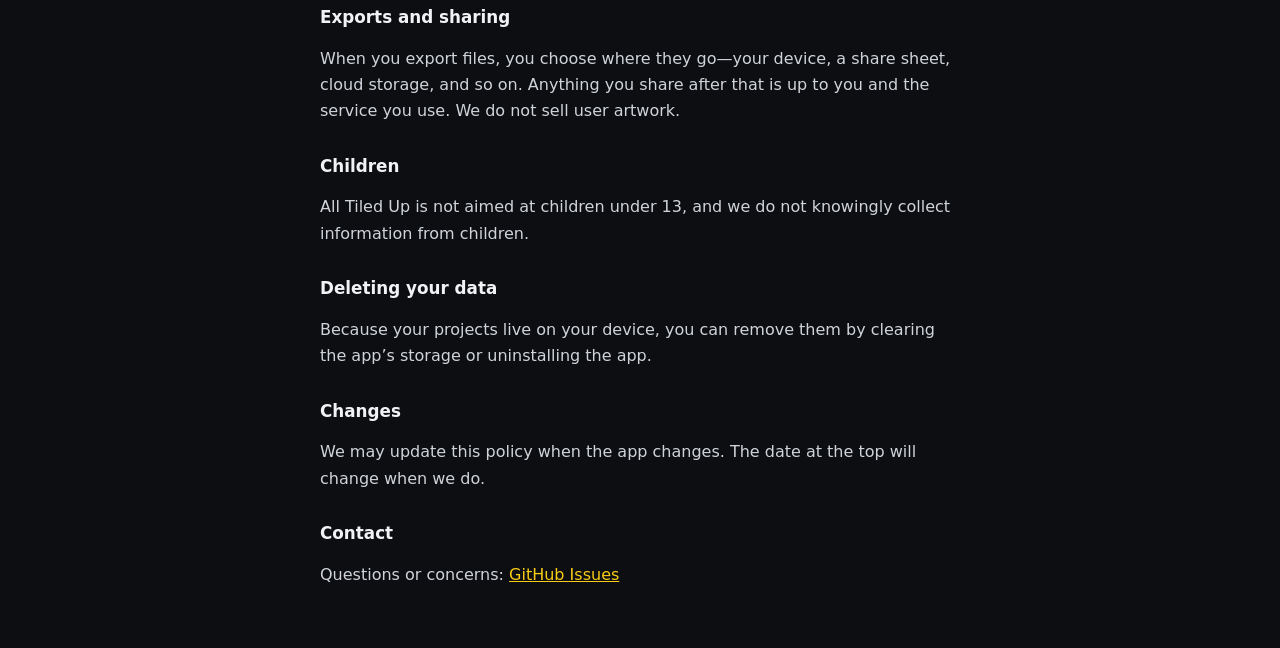
<file: privacy-policy.html>
<!DOCTYPE html>
<html lang="en">
<head>
  <meta charset="utf-8" />
  <meta name="viewport" content="width=device-width, initial-scale=1" />
  <title>Privacy Policy — All Tiled Up</title>
  <style>
    body {
      margin: 0;
      padding: 2rem 1.25rem 3rem;
      font-family: system-ui, sans-serif;
      background: #0c0e11;
      color: #d0d4da;
      line-height: 1.65;
      max-width: 40rem;
      margin-inline: auto;
    }
    h1 { color: #facc15; font-size: 1.5rem; margin-top: 0; }
    h2 { color: #f0f2f5; font-size: 1.05rem; margin-top: 1.75rem; }
    a { color: #facc15; }
    p { margin: 0.75rem 0; }
    ul { padding-left: 1.25rem; }
  </style>
</head>
<body>
  <h1>Privacy Policy</h1>
  <p><strong>All Tiled Up</strong><br />Last updated: September 21, 2026</p>

  <p>All Tiled Up is a tile and map editor. This policy explains how the app handles your information.</p>

  <h2>The short version</h2>
  <ul>
    <li>You do not need an account to use the app.</li>
    <li>Your maps, tiles, and settings are stored on your device.</li>
    <li>We do not sell your data or your artwork.</li>
    <li>Free on Android may offer optional rewarded ads for one export credit; Pro has no ads.</li>
    <li>We do not upload your artwork or projects to our servers.</li>
  </ul>

  <h2>What stays on your device</h2>
  <p>The app saves your work locally so you can pick up where you left off. That can include painted maps, presets, imported images, and app settings. This information stays on your phone, tablet, or browser until you clear the app’s data or uninstall it.</p>

  <h2>What we collect</h2>
  <p>We do not collect personal information through normal use of the editor. We do not ask for your name, email, or phone number to use the app.</p>
  <p>If you contact us through GitHub (see below), we only see what you choose to send in that message.</p>

  <h2>Advertising (Free, Android)</h2>
  <p>On the Free tier on Android, you may optionally watch a rewarded ad to receive <strong>one export credit</strong> (one successful download). Ads are not required to use the editor, paint, or generate. Watching an ad never unlocks Voxel mode.</p>
  <p><strong>Pro removes all ads</strong> and includes unlimited exports plus Voxel.</p>
  <p>Rewarded ads are served by <strong>Google AdMob</strong>. Google and its advertising partners may collect device and advertising identifiers and related data to deliver, personalize, and measure ads, under Google’s policies. We do not sell that data, and we do not sell or license your artwork because of ads.</p>
  <p>Web and itch.io builds do not show rewarded ads.</p>

  <h2>Purchases</h2>
  <p>Pro is a <strong>one-time unlock</strong> (no subscription). Android purchases go through <strong>Google Play</strong>. Desktop builds may be sold via <strong>itch.io</strong>. Payment details are handled by those stores; we do not receive your full payment card information.</p>

  <h2>Internet use</h2>
  <p>The editor works offline. The app may use the internet in a few limited cases:</p>
  <ul>
    <li>Checking for app updates on Google Play (Android).</li>
    <li>Optional rewarded ads on Free (Android) via Google AdMob, only if you choose to watch one for an export credit.</li>
    <li>Processing a Pro purchase through Google Play or itch.io, if you choose to buy one.</li>
  </ul>
  <p>Using the editor does not send your maps or tiles to us.</p>

  <h2>Exports and sharing</h2>
  <p>When you export files, you choose where they go—your device, a share sheet, cloud storage, and so on. Anything you share after that is up to you and the service you use. We do not sell user artwork.</p>

  <h2>Children</h2>
  <p>All Tiled Up is not aimed at children under 13, and we do not knowingly collect information from children.</p>

  <h2>Deleting your data</h2>
  <p>Because your projects live on your device, you can remove them by clearing the app’s storage or uninstalling the app.</p>

  <h2>Changes</h2>
  <p>We may update this policy when the app changes. The date at the top will change when we do.</p>

  <h2>Contact</h2>
  <p>Questions or concerns: <a href="https://github.com/Alexrgn/All-Tiled-Up/issues">GitHub Issues</a></p>
</body>
</html>
</file>
<file: styles.css>
*{box-sizing:border-box} :root{color-scheme:dark;--bg:#0c0e11;--panel:#14181e;--text:#eef1f5;--muted:#a6afbb;--line:#2a323d;--accent:#facc15;--accent2:#fb923c} body{margin:0;background:var(--bg);color:var(--text);font:16px/1.7 system-ui,-apple-system,BlinkMacSystemFont,"Segoe UI",sans-serif} a{color:var(--accent)} a:hover{color:#fde68a}.wrap{width:min(960px,calc(100% - 2rem));margin:0 auto} header{border-bottom:1px solid var(--line)} nav{min-height:70px;display:flex;align-items:center;justify-content:space-between;gap:1rem}.brand{color:var(--text);text-decoration:none;font-weight:800}.brand-mark{color:var(--accent);margin-right:.45rem}nav ul{display:flex;flex-wrap:wrap;gap:1rem;list-style:none;padding:0;margin:0}nav a{color:var(--muted);text-decoration:none;font-size:.92rem}main{padding:4rem 0}.eyebrow{color:var(--accent);font-size:.78rem;font-weight:800;letter-spacing:.1em;text-transform:uppercase}h1,h2,h3{line-height:1.2;letter-spacing:-.02em}h1{font-size:clamp(2.3rem,6vw,4.6rem);max-width:800px;margin:1rem 0}h2{font-size:clamp(1.6rem,3vw,2.35rem);margin:2.8rem 0 1rem}h3{font-size:1.15rem;margin:0 0 .4rem}.lead{max-width:760px;color:var(--muted);font-size:1.15rem}.answer{margin:2rem 0;padding:1.25rem 1.4rem;border-left:3px solid var(--accent);background:var(--panel)}.grid{display:grid;grid-template-columns:repeat(2,minmax(0,1fr));gap:1rem}.card{padding:1.2rem;background:var(--panel);border:1px solid var(--line);border-radius:.75rem}.card p{color:var(--muted);margin:.3rem 0 0}.actions{display:flex;flex-wrap:wrap;gap:.75rem;margin:2rem 0}.button{display:inline-block;padding:.7rem 1rem;border:1px solid var(--accent);border-radius:.6rem;text-decoration:none;font-weight:750}.button.primary{background:var(--accent);color:#18181b}.button.secondary{border-color:var(--line);color:var(--text);background:var(--panel)}ol,ul{padding-left:1.25rem}li{margin:.45rem 0}footer{border-top:1px solid var(--line);padding:2rem 0;color:var(--muted);font-size:.92rem}@media(max-width:700px){nav{align-items:flex-start;flex-direction:column;padding:1rem 0}.grid{grid-template-columns:1fr}main{padding:2.5rem 0}}
</file>
